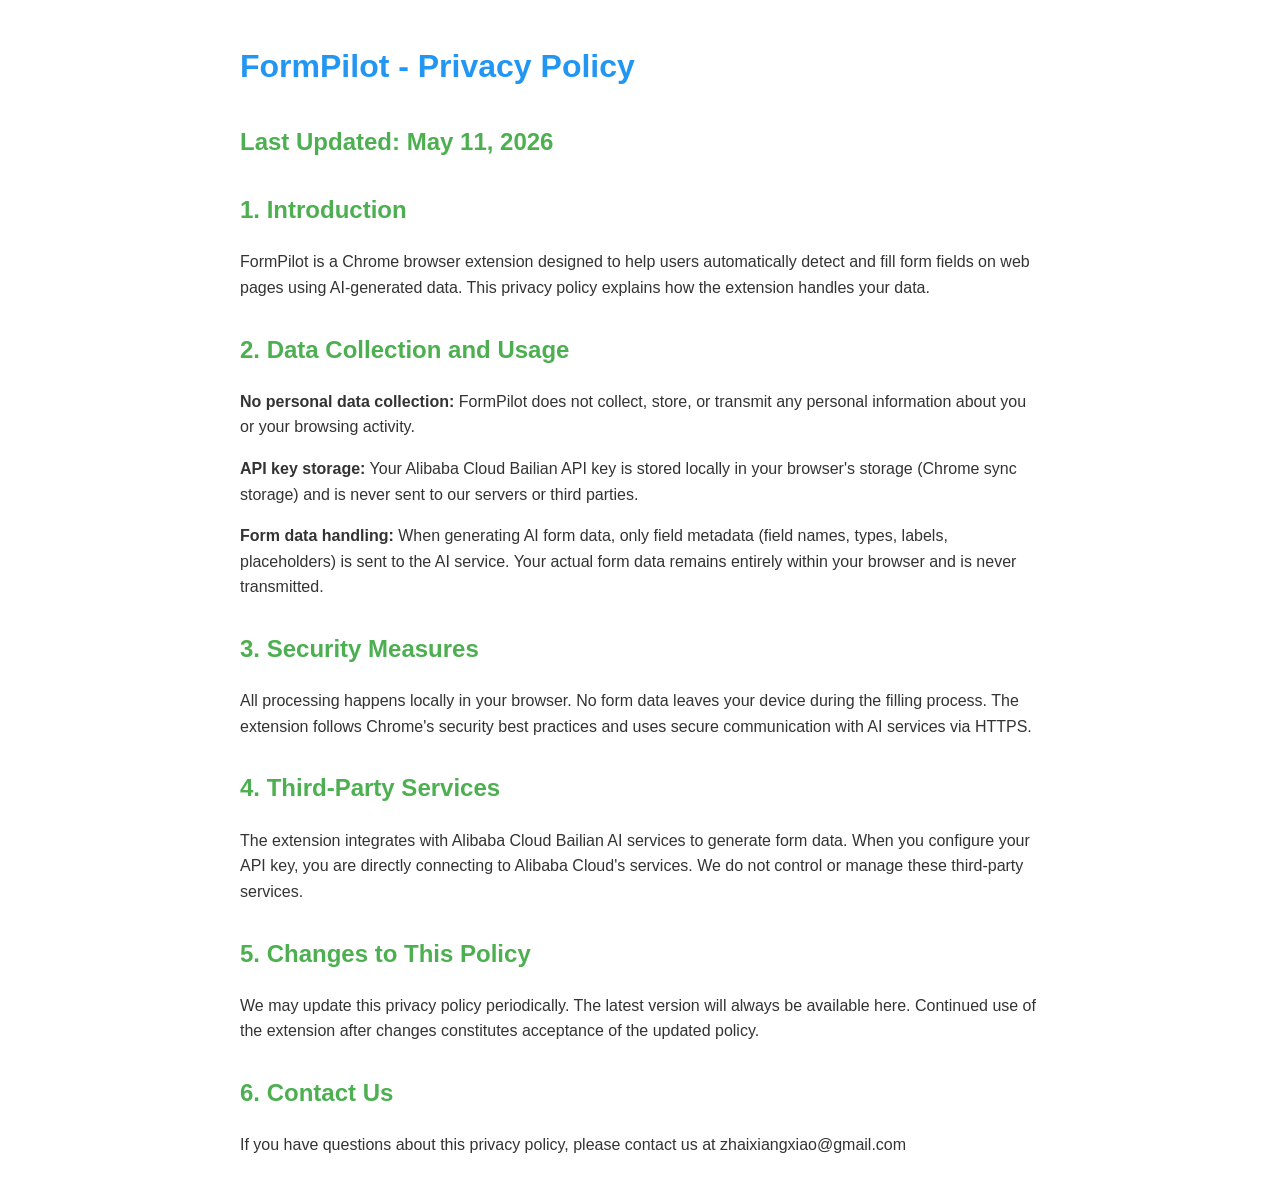
<file: docs/index.html>
<!DOCTYPE html>
<html lang="en">
<head>
  <meta charset="UTF-8">
  <meta name="viewport" content="width=device-width, initial-scale=1.0">
  <title>FormPilot - Privacy Policy</title>
  <style>
    body {
      font-family: -apple-system, BlinkMacSystemFont, 'Segoe UI', Roboto, sans-serif;
      line-height: 1.6;
      max-width: 800px;
      margin: 0 auto;
      padding: 20px;
      color: #333;
    }
    h1 { color: #2196F3; }
    h2 { color: #4CAF50; margin-top: 30px; }
    .section { margin-bottom: 20px; }
  </style>
</head>
<body>
  <h1>FormPilot - Privacy Policy</h1>
  
  <div class="section">
    <h2>Last Updated: May 11, 2026</h2>
  </div>
  
  <div class="section">
    <h2>1. Introduction</h2>
    <p>FormPilot is a Chrome browser extension designed to help users automatically detect and fill form fields on web pages using AI-generated data. This privacy policy explains how the extension handles your data.</p>
  </div>
  
  <div class="section">
    <h2>2. Data Collection and Usage</h2>
    <p><strong>No personal data collection:</strong> FormPilot does not collect, store, or transmit any personal information about you or your browsing activity.</p>
    
    <p><strong>API key storage:</strong> Your Alibaba Cloud Bailian API key is stored locally in your browser's storage (Chrome sync storage) and is never sent to our servers or third parties.</p>
    
    <p><strong>Form data handling:</strong> When generating AI form data, only field metadata (field names, types, labels, placeholders) is sent to the AI service. Your actual form data remains entirely within your browser and is never transmitted.</p>
  </div>
  
  <div class="section">
    <h2>3. Security Measures</h2>
    <p>All processing happens locally in your browser. No form data leaves your device during the filling process. The extension follows Chrome's security best practices and uses secure communication with AI services via HTTPS.</p>
  </div>
  
  <div class="section">
    <h2>4. Third-Party Services</h2>
    <p>The extension integrates with Alibaba Cloud Bailian AI services to generate form data. When you configure your API key, you are directly connecting to Alibaba Cloud's services. We do not control or manage these third-party services.</p>
  </div>
  
  <div class="section">
    <h2>5. Changes to This Policy</h2>
    <p>We may update this privacy policy periodically. The latest version will always be available here. Continued use of the extension after changes constitutes acceptance of the updated policy.</p>
  </div>
  
  <div class="section">
    <h2>6. Contact Us</h2>
    <p>If you have questions about this privacy policy, please contact us at zhaixiangxiao@gmail.com</p>
  </div>
</body>
</html>
</file>
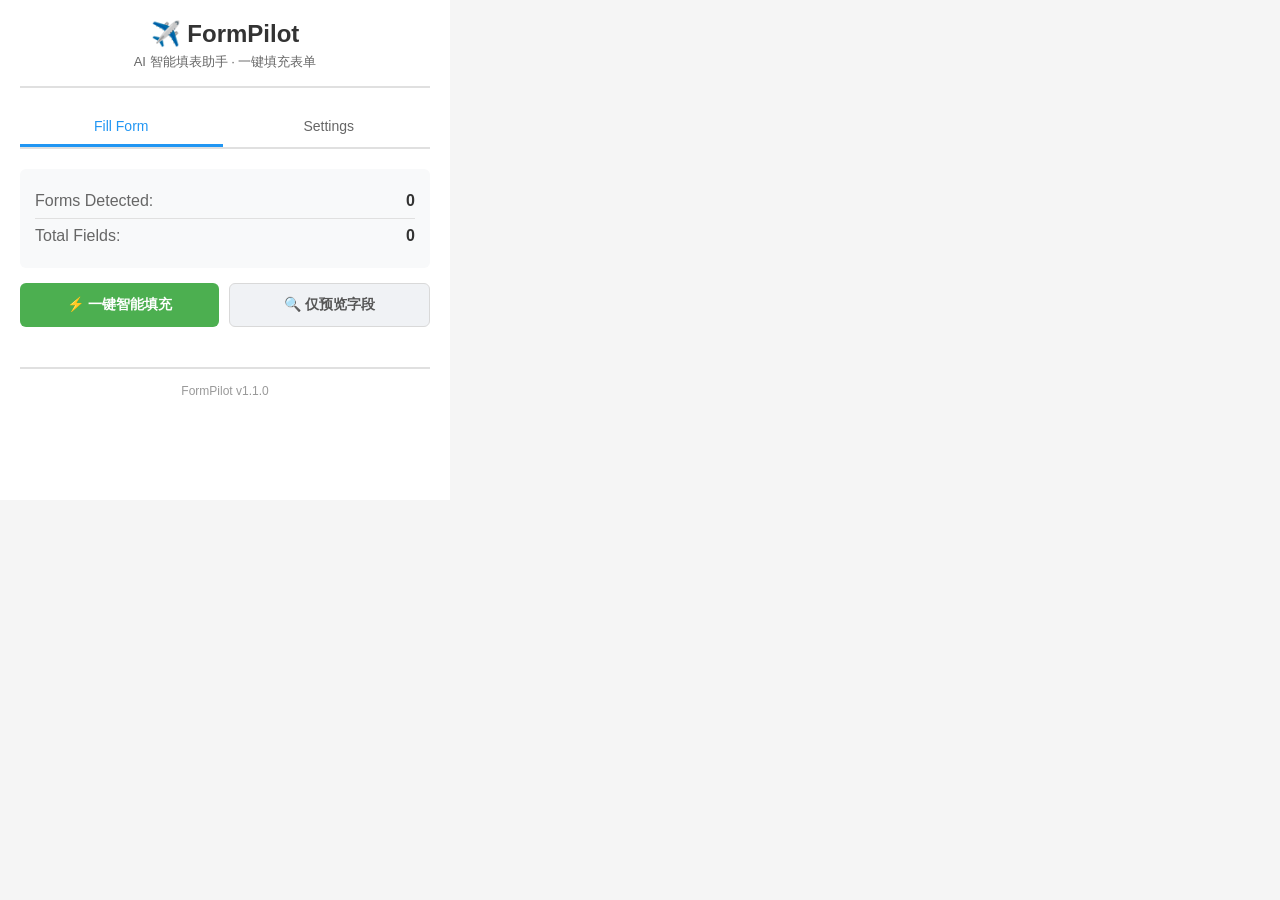
<file: popup.html>
<!DOCTYPE html>
<html lang="en">
<head>
  <meta charset="UTF-8">
  <meta name="viewport" content="width=device-width, initial-scale=1.0">
  <title>FormPilot</title>
  <link rel="stylesheet" href="popup.css">
</head>
<body>
  <div class="container">
    <header>
      <h1>✈️ FormPilot</h1>
      <p class="subtitle">AI 智能填表助手 · 一键填充表单</p>
    </header>

    <div class="tabs">
      <button class="tab-btn active" data-tab="fill">Fill Form</button>
      <button class="tab-btn" data-tab="settings">Settings</button>
    </div>

    <!-- Fill Form Tab -->
    <div id="fill-tab" class="tab-content active">
      <div id="status-message" class="status-message"></div>
      
      <div class="form-info">
        <div class="info-item">
          <span class="label">Forms Detected:</span>
          <span id="forms-count" class="value">0</span>
        </div>
        <div class="info-item">
          <span class="label">Total Fields:</span>
          <span id="fields-count" class="value">0</span>
        </div>
      </div>

      <div class="actions">
        <button id="smart-btn" class="btn btn-success">
          ⚡ 一键智能填充
        </button>
        <button id="detect-btn" class="btn btn-secondary">
          🔍 仅预览字段
        </button>
      </div>
      <div class="actions">
        <button id="undo-btn" class="btn btn-secondary" style="display: none;">
          ↩️ 撤销上次填充
        </button>
      </div>

      <div id="report-section" class="report-section" style="display: none;">
        <h3>📋 填充报告</h3>
        <div id="report-content"></div>
      </div>

      <div id="preview-section" class="preview-section" style="display: none;">
        <h3>Field Preview</h3>
        <div id="fields-preview" class="fields-preview"></div>
      </div>
    </div>

    <!-- Settings Tab -->
    <div id="settings-tab" class="tab-content">
      <form id="settings-form">
        <div class="form-group">
          <label for="api-key">API Key *</label>
          <input type="password" id="api-key" placeholder="Enter your Alibaba Cloud Bailian API key" required>
          <small>Your API key is stored locally and never sent to third parties</small>
        </div>

        <div class="form-group">
          <label for="api-url">API URL</label>
          <input type="url" id="api-url" placeholder="https://dashscope.aliyuncs.com/compatible-mode/v1/chat/completions">
        </div>

        <div class="form-group">
          <label for="model">AI Model</label>
          <select id="model">
            <option value="qwen-turbo">Qwen-Turbo (Fast)</option>
            <option value="qwen-plus" selected>Qwen-Plus (Balanced)</option>
            <option value="qwen-max">Qwen-Max (Best Quality)</option>
          </select>
        </div>

        <div class="form-group">
          <label for="language">Language</label>
          <select id="language">
            <option value="en">English</option>
            <option value="zh">Chinese</option>
            <option value="ja">Japanese</option>
            <option value="ko">Korean</option>
            <option value="es">Spanish</option>
            <option value="fr">French</option>
          </select>
        </div>

        <div class="form-group">
          <label class="checkbox-label">
            <input type="checkbox" id="auto-fill">
            <span>Auto-fill on page load (when forms detected)</span>
          </label>
        </div>

        <div class="form-actions">
          <button type="submit" class="btn btn-primary">💾 Save Settings</button>
        </div>
      </form>
    </div>

    <footer>
      <p class="footer-text">FormPilot v1.1.0</p>
    </footer>
  </div>

  <script src="popup.js"></script>
</body>
</html>
</file>
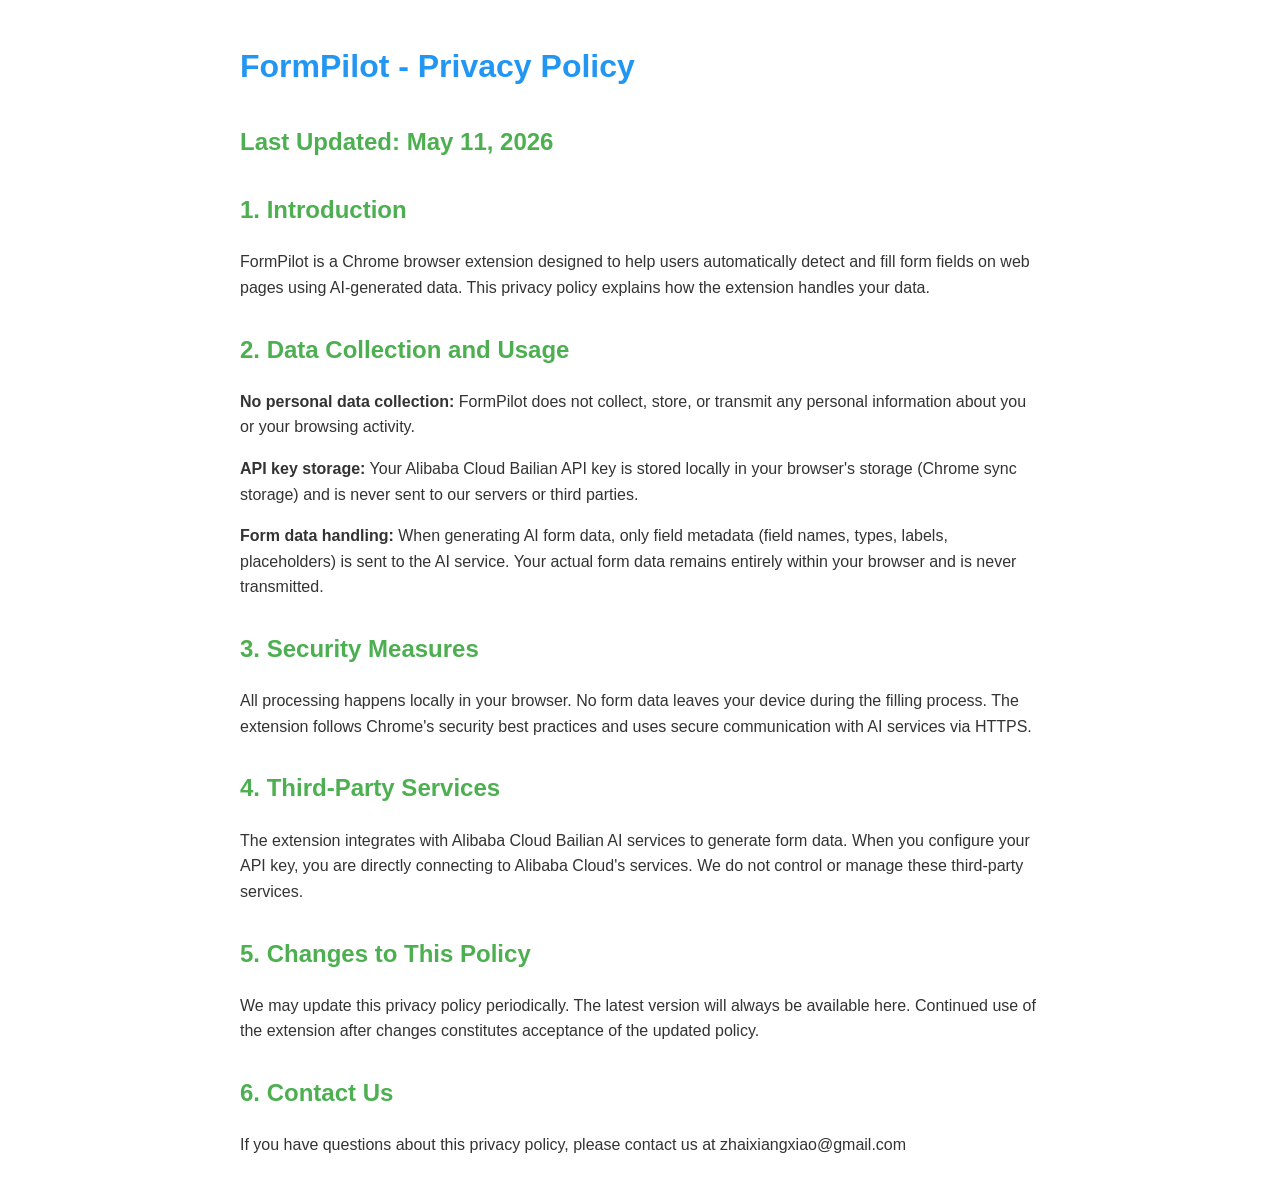
<file: privacy-policy.html>
<!DOCTYPE html>
<html lang="en">
<head>
  <meta charset="UTF-8">
  <meta name="viewport" content="width=device-width, initial-scale=1.0">
  <title>FormPilot - Privacy Policy</title>
  <style>
    body {
      font-family: -apple-system, BlinkMacSystemFont, 'Segoe UI', Roboto, sans-serif;
      line-height: 1.6;
      max-width: 800px;
      margin: 0 auto;
      padding: 20px;
      color: #333;
    }
    h1 { color: #2196F3; }
    h2 { color: #4CAF50; margin-top: 30px; }
    .section { margin-bottom: 20px; }
  </style>
</head>
<body>
  <h1>FormPilot - Privacy Policy</h1>
  
  <div class="section">
    <h2>Last Updated: May 11, 2026</h2>
  </div>
  
  <div class="section">
    <h2>1. Introduction</h2>
    <p>FormPilot is a Chrome browser extension designed to help users automatically detect and fill form fields on web pages using AI-generated data. This privacy policy explains how the extension handles your data.</p>
  </div>
  
  <div class="section">
    <h2>2. Data Collection and Usage</h2>
    <p><strong>No personal data collection:</strong> FormPilot does not collect, store, or transmit any personal information about you or your browsing activity.</p>
    
    <p><strong>API key storage:</strong> Your Alibaba Cloud Bailian API key is stored locally in your browser's storage (Chrome sync storage) and is never sent to our servers or third parties.</p>
    
    <p><strong>Form data handling:</strong> When generating AI form data, only field metadata (field names, types, labels, placeholders) is sent to the AI service. Your actual form data remains entirely within your browser and is never transmitted.</p>
  </div>
  
  <div class="section">
    <h2>3. Security Measures</h2>
    <p>All processing happens locally in your browser. No form data leaves your device during the filling process. The extension follows Chrome's security best practices and uses secure communication with AI services via HTTPS.</p>
  </div>
  
  <div class="section">
    <h2>4. Third-Party Services</h2>
    <p>The extension integrates with Alibaba Cloud Bailian AI services to generate form data. When you configure your API key, you are directly connecting to Alibaba Cloud's services. We do not control or manage these third-party services.</p>
  </div>
  
  <div class="section">
    <h2>5. Changes to This Policy</h2>
    <p>We may update this privacy policy periodically. The latest version will always be available here. Continued use of the extension after changes constitutes acceptance of the updated policy.</p>
  </div>
  
  <div class="section">
    <h2>6. Contact Us</h2>
    <p>If you have questions about this privacy policy, please contact us at zhaixiangxiao@gmail.com</p>
  </div>
</body>
</html>
</file>
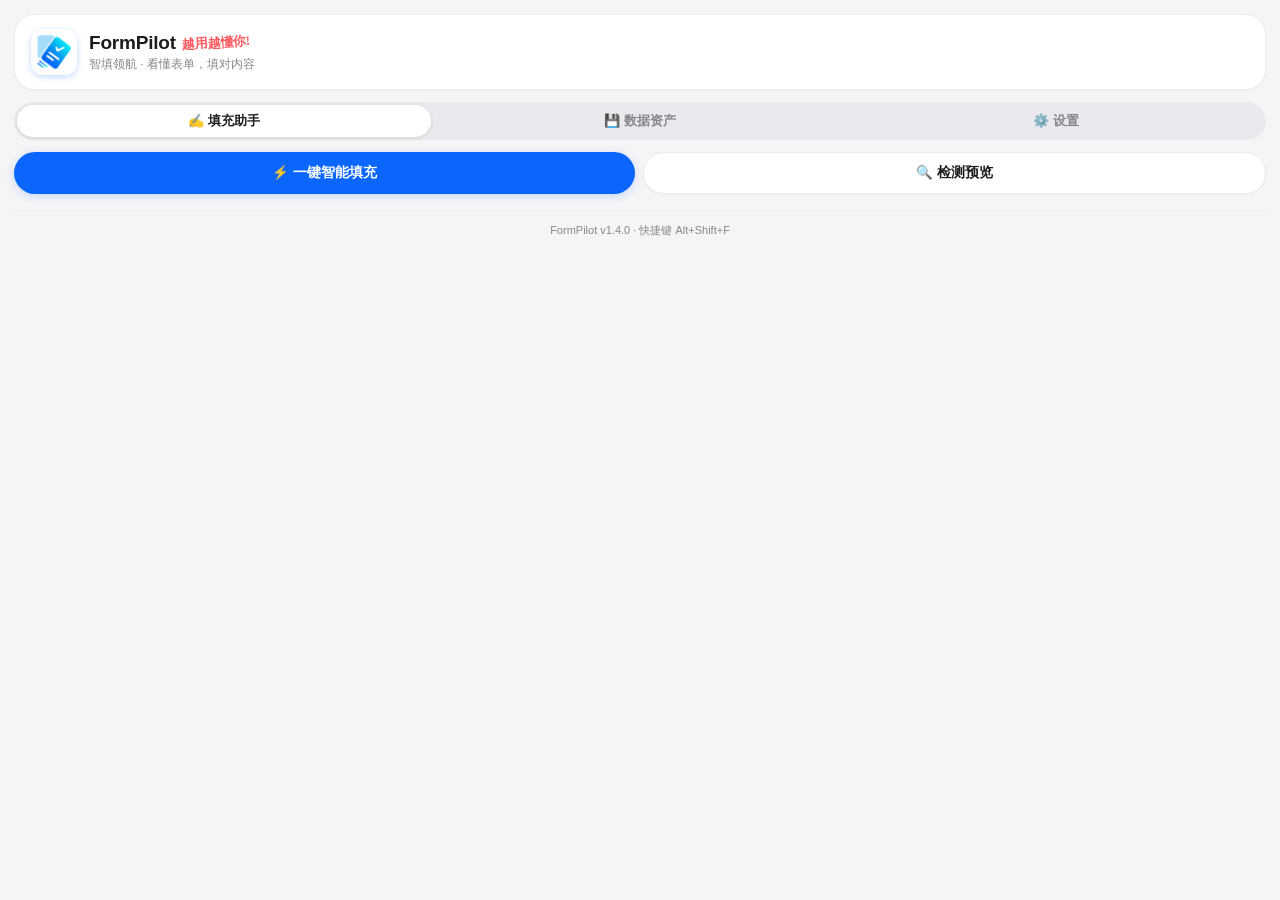
<file: sidepanel.html>
<!DOCTYPE html>
<html lang="zh-CN">
<head>
  <meta charset="UTF-8">
  <meta name="viewport" content="width=device-width, initial-scale=1.0">
  <title>FormPilot</title>
  <link rel="stylesheet" href="sidepanel.css">
</head>
<body>
  <div class="container">
    <header class="hero">
      <div class="hero-badge">
        <img class="logo" src="icons/icon48.png" alt="FormPilot logo">
      </div>
      <div class="hero-text">
        <h1>FormPilot<span class="hand">越用越懂你!</span></h1>
        <p class="subtitle">智填领航 · 看懂表单，填对内容</p>
      </div>
    </header>

    <div class="tabs">
      <button id="tab-fill" class="tab-btn active">✍️ 填充助手</button>
      <button id="tab-assets" class="tab-btn">💾 数据资产</button>
      <button id="tab-settings" class="tab-btn">⚙️ 设置</button>
    </div>

    <!-- ============ Tab 1: fill assistant ============ -->
    <div id="fill-tab" class="tab-content active">
      <div id="status-message" class="status-message"></div>

      <!-- Site template banner -->
      <div id="template-banner" class="template-banner" style="display: none;">
        <span id="template-banner-text">⭐ 该站点已保存填充模板，将优先使用</span>
      </div>

      <!-- Multi-step form banner -->
      <div id="step-banner" class="step-banner" style="display: none;">
        <span>📄 检测到页面出现新字段（可能切换了步骤）</span>
        <button id="step-fill-btn" class="btn-mini primary">继续填充</button>
      </div>

      <div class="actions">
        <button id="smart-btn" class="btn btn-success">⚡ 一键智能填充</button>
        <button id="detect-btn" class="btn btn-secondary">🔍 检测预览</button>
        <button id="batch-btn" class="btn btn-secondary" style="display: none;">🚀 批量填充</button>
      </div>

      <!-- Field editor: preview, edit, regenerate, then fill -->
      <div id="editor-section" class="editor-section" style="display: none;">
        <div class="editor-header">
          <h3>📝 字段预览与编辑</h3>
          <div class="editor-actions">
            <button id="generate-btn" class="btn-mini primary">🧠 生成内容</button>
            <button id="fill-btn" class="btn-mini success" disabled>✍️ 填入页面</button>
          </div>
        </div>
        <div id="field-editor" class="field-editor"></div>
      </div>

      <!-- Fill report -->
      <div id="report-section" class="report-section" style="display: none;">
        <h3>📋 填充报告</h3>
        <div id="report-content"></div>
        <div class="report-actions">
          <button id="save-template-btn" class="btn btn-secondary" style="display: none;">⭐ 存为本站模板</button>
          <button id="undo-btn" class="btn btn-secondary" style="display: none;">↩️ 撤销上次填充</button>
        </div>
        <!-- Correction learning banner -->
        <div id="learn-banner" class="learn-banner" style="display: none;">
          <span id="learn-banner-text">✏️ 检测到您手动修正了部分内容</span>
          <button id="learn-save-btn" class="btn-mini primary">记住偏好</button>
          <button id="learn-dismiss-btn" class="btn-mini">忽略</button>
        </div>
      </div>
    </div>

    <!-- ============ Tab 2: data assets ============ -->
    <div id="assets-tab" class="tab-content">

      <section class="asset-section">
        <div class="asset-header">
          <h3>🎭 数字人设</h3>
          <div class="asset-actions">
            <button id="persona-add-real" class="btn-mini primary">+ 真实档案</button>
            <button id="persona-add-random" class="btn-mini">+ 随机身份</button>
          </div>
        </div>
        <p class="asset-hint">启用后，所有表单将围绕同一个人设生成，邮箱/电话/姓名前后一致。</p>
        <div id="persona-list" class="asset-list"></div>
        <div id="persona-form" class="asset-form" style="display: none;">
          <input id="pf-name" placeholder="档案名称（如：我的工作档案）">
          <input id="pf-realname" placeholder="姓名">
          <input id="pf-phone" placeholder="手机号">
          <input id="pf-email" placeholder="邮箱">
          <input id="pf-company" placeholder="公司">
          <input id="pf-address" placeholder="地址">
          <input id="pf-city" placeholder="城市">
          <input id="pf-username" placeholder="用户名">
          <div class="asset-form-actions">
            <button id="persona-save" class="btn-mini primary">保存</button>
            <button id="persona-cancel" class="btn-mini">取消</button>
          </div>
        </div>
      </section>

      <section class="asset-section">
        <div class="asset-header">
          <h3>⭐ 站点模板</h3>
        </div>
        <p class="asset-hint">填充成功后可"存为本站模板"，下次同站一键复用，无需 AI。</p>
        <div id="template-list" class="asset-list"></div>
      </section>

      <section class="asset-section">
        <div class="asset-header">
          <h3>🛠️ 自定义规则</h3>
        </div>
        <div class="asset-form" id="rule-form">
          <div class="rule-row">
            <select id="rf-match-type">
              <option value="semantic">按语义</option>
              <option value="name">按字段名</option>
              <option value="label">按标签文字</option>
            </select>
            <select id="rf-semantic" style="display: none;"></select>
            <input id="rf-match-value" placeholder="匹配值（如 phone / contact / 联系）">
          </div>
          <input id="rf-value" placeholder="固定填充值">
          <div class="rule-row">
            <select id="rf-scope">
              <option value="global">全局生效</option>
              <option value="domain">仅当前站点</option>
            </select>
            <button id="rule-save" class="btn-mini primary">+ 添加规则</button>
          </div>
        </div>
        <div id="rule-list" class="asset-list"></div>
      </section>

      <section class="asset-section">
        <div class="asset-header">
          <h3>📦 备份与团队共享</h3>
        </div>
        <p class="asset-hint">导出 JSON 用于跨设备备份全量资产；分享码仅含模板与规则（不含人设隐私），可发给团队成员粘贴导入。</p>
        <div class="asset-actions io-actions">
          <button id="export-btn" class="btn-mini primary">⬇️ 导出 JSON</button>
          <button id="import-btn" class="btn-mini">⬆️ 导入 JSON</button>
          <button id="share-gen-btn" class="btn-mini">🔗 生成分享码</button>
          <button id="share-open-btn" class="btn-mini">📥 粘贴分享码</button>
        </div>
        <input type="file" id="import-file" accept=".json,application/json" style="display: none;">
        <textarea id="share-box" class="share-box" style="display: none;" placeholder="分享码将显示在此（可复制）；导入时粘贴团队分享码"></textarea>
        <div id="share-import-actions" class="asset-form-actions" style="display: none;">
          <button id="share-import-btn" class="btn-mini primary">导入分享码</button>
          <button id="share-cancel-btn" class="btn-mini">取消</button>
        </div>
      </section>

    </div>

    <!-- ============ Tab 3: settings ============ -->
    <div id="settings-tab" class="tab-content">
      <section class="asset-section">
        <div class="asset-header">
          <h3>🔑 大模型 API</h3>
        </div>
        <p class="asset-hint">AI 仅用于生成开放型字段（自我介绍、描述、长文等）；邮箱/电话/日期等结构化字段由本地规则引擎生成，不消耗额度。Key 仅存于本机浏览器。</p>
        <div class="asset-form">
          <input id="set-api-key" type="password" placeholder="阿里云百炼 API Key（sk-...）" autocomplete="off">
          <select id="set-model">
            <option value="qwen-plus">qwen-plus（均衡推荐）</option>
            <option value="qwen-turbo">qwen-turbo（更快更省）</option>
            <option value="qwen-max">qwen-max（最强效果）</option>
          </select>
          <input id="set-api-url" placeholder="API URL（使用其他兼容服务时修改）">
          <div class="rule-row">
            <select id="set-language">
              <option value="zh">生成中文内容</option>
              <option value="en">生成英文内容</option>
            </select>
            <select id="set-autofill">
              <option value="0">先预览再填充</option>
              <option value="1">检测后自动填充</option>
            </select>
          </div>
          <div class="asset-form-actions">
            <button id="settings-save" class="btn-mini primary">保存设置</button>
          </div>
        </div>
      </section>
    </div>

    <footer>
      <p class="footer-text">FormPilot v1.4.0 · 快捷键 Alt+Shift+F</p>
    </footer>
  </div>

  <script src="sidepanel.js"></script>
</body>
</html>
</file>
<file: popup.css>
* {
  margin: 0;
  padding: 0;
  box-sizing: border-box;
}

body {
  font-family: -apple-system, BlinkMacSystemFont, 'Segoe UI', Roboto, Oxygen, Ubuntu, Cantarell, sans-serif;
  background: #f5f5f5;
  min-width: 400px;
  min-height: 500px;
}

.container {
  background: white;
  padding: 20px;
  max-width: 450px;
  min-height: 500px;
}

header {
  text-align: center;
  margin-bottom: 20px;
  padding-bottom: 15px;
  border-bottom: 2px solid #e0e0e0;
}

header h1 {
  font-size: 24px;
  color: #333;
  margin-bottom: 5px;
}

.subtitle {
  color: #666;
  font-size: 13px;
}

/* Tabs */
.tabs {
  display: flex;
  gap: 5px;
  margin-bottom: 20px;
  border-bottom: 2px solid #e0e0e0;
}

.tab-btn {
  flex: 1;
  padding: 10px;
  background: none;
  border: none;
  border-bottom: 3px solid transparent;
  cursor: pointer;
  font-size: 14px;
  font-weight: 500;
  color: #666;
  transition: all 0.3s;
}

.tab-btn:hover {
  color: #2196F3;
  background: #f0f8ff;
}

.tab-btn.active {
  color: #2196F3;
  border-bottom-color: #2196F3;
}

.tab-content {
  display: none;
}

.tab-content.active {
  display: block;
}

/* Status Message */
.status-message {
  padding: 10px;
  margin-bottom: 15px;
  border-radius: 4px;
  display: none;
  font-size: 13px;
}

.status-message.show {
  display: block;
}

.status-message.info {
  background: #e3f2fd;
  color: #1976d2;
  border-left: 4px solid #1976d2;
}

.status-message.success {
  background: #e8f5e9;
  color: #388e3c;
  border-left: 4px solid #388e3c;
}

.status-message.error {
  background: #ffebee;
  color: #d32f2f;
  border-left: 4px solid #d32f2f;
}

.status-message.loading {
  background: #fff3e0;
  color: #f57c00;
  border-left: 4px solid #f57c00;
}

/* Form Info */
.form-info {
  background: #f8f9fa;
  padding: 15px;
  border-radius: 6px;
  margin-bottom: 15px;
}

.info-item {
  display: flex;
  justify-content: space-between;
  padding: 8px 0;
  border-bottom: 1px solid #e0e0e0;
}

.info-item:last-child {
  border-bottom: none;
}

.info-item .label {
  color: #666;
  font-weight: 500;
}

.info-item .value {
  color: #333;
  font-weight: 600;
}

/* Actions */
.actions {
  display: flex;
  gap: 10px;
  margin-bottom: 20px;
}

.btn {
  flex: 1;
  padding: 12px 20px;
  border: none;
  border-radius: 6px;
  font-size: 14px;
  font-weight: 600;
  cursor: pointer;
  transition: all 0.3s;
  display: flex;
  align-items: center;
  justify-content: center;
  gap: 8px;
}

.btn:disabled {
  opacity: 0.5;
  cursor: not-allowed;
}

.btn-primary {
  background: #2196F3;
  color: white;
}

.btn-primary:hover:not(:disabled) {
  background: #1976D2;
  transform: translateY(-1px);
  box-shadow: 0 4px 8px rgba(33, 150, 243, 0.3);
}

.btn-success {
  background: #4CAF50;
  color: white;
}

.btn-success:hover:not(:disabled) {
  background: #388E3C;
  transform: translateY(-1px);
  box-shadow: 0 4px 8px rgba(76, 175, 80, 0.3);
}

.btn-secondary {
  background: #f0f2f5;
  color: #555;
  border: 1px solid #d9d9d9;
}

.btn-secondary:hover:not(:disabled) {
  background: #e4e7eb;
  color: #333;
}

/* Fill Report */
.report-section {
  margin-top: 15px;
  padding: 15px;
  background: #fafafa;
  border-radius: 6px;
  border: 1px solid #e0e0e0;
}

.report-section h3 {
  font-size: 14px;
  color: #333;
  margin-bottom: 10px;
}

.report-summary {
  padding: 8px 12px;
  border-radius: 4px;
  font-size: 13px;
  font-weight: 600;
  margin-bottom: 10px;
}

.report-summary.ok {
  background: #e8f5e9;
  color: #388e3c;
}

.report-summary.warn {
  background: #fff3e0;
  color: #f57c00;
}

.report-group-title {
  font-size: 12px;
  font-weight: 600;
  color: #666;
  margin: 10px 0 6px;
}

.report-item {
  background: white;
  padding: 8px 12px;
  border-radius: 4px;
  border-left: 4px solid #ccc;
  margin-bottom: 6px;
  font-size: 12px;
  line-height: 1.5;
}

.report-item.invalid {
  border-left-color: #d32f2f;
}

.report-item.muted {
  color: #888;
}

.report-field-name {
  font-weight: 600;
  color: #333;
}

.report-field-msg {
  color: #d32f2f;
}

/* Preview Section */
.preview-section {
  margin-top: 20px;
  padding-top: 20px;
  border-top: 2px solid #e0e0e0;
}

.preview-section h3 {
  font-size: 16px;
  color: #333;
  margin-bottom: 15px;
}

.fields-preview {
  max-height: 300px;
  overflow-y: auto;
}

.field-item {
  background: #f8f9fa;
  padding: 12px;
  margin-bottom: 10px;
  border-radius: 6px;
  border-left: 4px solid #2196F3;
}

.field-item .field-name {
  font-weight: 600;
  color: #333;
  margin-bottom: 5px;
}

.field-item .field-details {
  font-size: 12px;
  color: #666;
  line-height: 1.6;
}

.field-item .field-details span {
  display: inline-block;
  background: white;
  padding: 2px 8px;
  margin: 2px 4px 2px 0;
  border-radius: 3px;
  border: 1px solid #e0e0e0;
}

/* Settings Form */
.form-group {
  margin-bottom: 20px;
}

.form-group label {
  display: block;
  font-weight: 600;
  color: #333;
  margin-bottom: 8px;
  font-size: 14px;
}

.form-group input[type="text"],
.form-group input[type="password"],
.form-group input[type="url"],
.form-group select {
  width: 100%;
  padding: 10px 12px;
  border: 2px solid #e0e0e0;
  border-radius: 6px;
  font-size: 14px;
  transition: border-color 0.3s;
}

.form-group input:focus,
.form-group select:focus {
  outline: none;
  border-color: #2196F3;
}

.form-group small {
  display: block;
  margin-top: 5px;
  color: #999;
  font-size: 12px;
}

.checkbox-label {
  display: flex;
  align-items: center;
  gap: 10px;
  cursor: pointer;
}

.checkbox-label input[type="checkbox"] {
  width: 18px;
  height: 18px;
  cursor: pointer;
}

.form-actions {
  margin-top: 25px;
}

/* Footer */
footer {
  margin-top: 20px;
  padding-top: 15px;
  border-top: 2px solid #e0e0e0;
  text-align: center;
}

.footer-text {
  color: #999;
  font-size: 12px;
}

/* Loading spinner */
@keyframes spin {
  0% { transform: rotate(0deg); }
  100% { transform: rotate(360deg); }
}

.loading-spinner {
  display: inline-block;
  width: 16px;
  height: 16px;
  border: 2px solid #ffffff;
  border-top-color: transparent;
  border-radius: 50%;
  animation: spin 0.8s linear infinite;
}

/* Scrollbar styling */
.fields-preview::-webkit-scrollbar {
  width: 8px;
}

.fields-preview::-webkit-scrollbar-track {
  background: #f1f1f1;
  border-radius: 4px;
}

.fields-preview::-webkit-scrollbar-thumb {
  background: #888;
  border-radius: 4px;
}

.fields-preview::-webkit-scrollbar-thumb:hover {
  background: #555;
}
</file>
<file: sidepanel.css>
/* ============================================================
   FormPilot design system v3 — soft UI (Apple-esque)
   Inspired by bonjour.bio/jobs-mapping:
   gray canvas #f5f5f7 · white 18px cards with hairline borders ·
   pill geometry everywhere · vivid blue #0a66ff with soft glow ·
   handwritten coral annotations as the playful signature
   ============================================================ */

:root {
  --bg: #f5f5f7;
  --card: #ffffff;
  --text: #1d1d1f;
  --muted: #86868b;
  --hairline: #ececf0;
  --field-line: #e3e3e8;
  --chip: #f2f2f7;
  --accent: #0a66ff;
  --accent-deep: #0059e6;
  --accent-soft: #eaf1ff;
  --cyan: #22d3ee;
  --coral: #ff5a5f;
  --ok: #2fa36b;
  --ok-soft: #eaf9f0;
  --warn: #b26a00;
  --warn-soft: #fff6e8;
  --err: #d92d20;
  --err-soft: #ffeceb;
  --font-body: -apple-system, BlinkMacSystemFont, 'SF Pro Text', 'Segoe UI', 'PingFang SC', 'Microsoft YaHei', sans-serif;
  --font-hand: 'Hannotate SC', 'Snell Roundhand', 'Segoe Script', 'Comic Sans MS', cursive;
  --r-card: 18px;
  --r-md: 12px;
  --r-sm: 10px;
  --glow: 0 2px 8px rgba(10, 102, 255, 0.22);
  --card-shadow: 0 1px 2px rgba(0, 0, 0, 0.03);
}

* { margin: 0; padding: 0; box-sizing: border-box; }

body {
  font-family: var(--font-body);
  background: var(--bg);
  min-width: 320px;
  color: var(--text);
  -webkit-font-smoothing: antialiased;
}

.container { padding: 14px; min-height: 100vh; }

:focus-visible {
  outline: 3px solid rgba(10, 102, 255, 0.35);
  outline-offset: 1px;
}

/* handwritten signature accent */
.hand {
  font-family: var(--font-hand);
  color: var(--coral);
  font-weight: 700;
}

/* ============ Hero header ============ */
header.hero {
  display: flex;
  align-items: center;
  gap: 12px;
  padding: 14px 16px;
  margin-bottom: 12px;
  background: var(--card);
  border: 1px solid var(--hairline);
  border-radius: 20px;
  box-shadow: var(--card-shadow);
}

.hero-badge { flex-shrink: 0; }

.hero-badge .logo {
  display: block;
  width: 46px;
  height: 46px;
  border-radius: 12px;
  box-shadow: 0 2px 6px rgba(10, 102, 255, 0.25);
}

.hero-text { min-width: 0; }

.hero-text h1 {
  font-size: 19px;
  font-weight: 800;
  letter-spacing: -0.2px;
  color: var(--text);
}

.hero-text h1 .hand {
  font-size: 13px;
  margin-left: 6px;
  display: inline-block;
  transform: rotate(-4deg) translateY(-2px);
}

.subtitle {
  margin-top: 2px;
  font-size: 12px;
  color: var(--muted);
}

/* ============ Status message ============ */
.status-message {
  padding: 10px 12px;
  margin-bottom: 12px;
  border-radius: var(--r-md);
  display: none;
  font-size: 12.5px;
  line-height: 1.5;
  font-weight: 500;
}

.status-message.show { display: block; }
.status-message.info    { background: var(--accent-soft); color: var(--accent-deep); }
.status-message.success { background: var(--ok-soft);     color: #1d7a4e; }
.status-message.error   { background: var(--err-soft);    color: var(--err); }
.status-message.loading { background: var(--warn-soft);   color: var(--warn); }

/* ============ Banners ============ */
.step-banner,
.template-banner {
  display: flex;
  align-items: center;
  justify-content: space-between;
  gap: 8px;
  background: var(--warn-soft);
  border-radius: var(--r-md);
  padding: 9px 12px;
  margin-bottom: 12px;
  font-size: 12px;
  font-weight: 500;
  color: var(--warn);
}

.learn-banner {
  display: flex;
  align-items: center;
  gap: 8px;
  margin-top: 10px;
  padding: 9px 12px;
  background: var(--ok-soft);
  border-radius: var(--r-md);
  font-size: 12px;
  font-weight: 500;
  color: #1d7a4e;
}

.learn-banner span { flex: 1; }

/* ============ Tabs (segmented pill control) ============ */
.tabs {
  display: flex;
  gap: 2px;
  margin-bottom: 12px;
  background: #e9e9ee;
  border-radius: 999px;
  padding: 3px;
}

.tab-btn {
  flex: 1;
  padding: 7px 0;
  border: none;
  border-radius: 999px;
  background: transparent;
  font-family: var(--font-body);
  font-size: 13px;
  font-weight: 600;
  color: var(--muted);
  cursor: pointer;
  transition: color 0.15s, background 0.15s, box-shadow 0.15s;
}

.tab-btn:hover { color: var(--text); }

.tab-btn.active {
  background: var(--card);
  color: var(--text);
  box-shadow: 0 1px 4px rgba(0, 0, 0, 0.10);
}

.tab-content { display: none; }
.tab-content.active { display: block; }

/* ============ Buttons (pill geometry) ============ */
.actions {
  display: flex;
  gap: 8px;
  margin-bottom: 14px;
}

.btn {
  flex: 1;
  padding: 11px 14px;
  border: none;
  border-radius: 999px;
  font-family: var(--font-body);
  font-size: 13.5px;
  font-weight: 700;
  cursor: pointer;
  transition: background 0.15s, box-shadow 0.15s, transform 0.06s;
}

.btn:active:not(:disabled) { transform: scale(0.98); }
.btn:disabled { opacity: 0.45; cursor: not-allowed; }

.btn-success {
  background: var(--accent);
  color: #fff;
  box-shadow: var(--glow);
}

.btn-success:hover:not(:disabled) { background: var(--accent-deep); }

.btn-secondary {
  background: var(--card);
  color: var(--text);
  border: 1px solid var(--hairline);
  box-shadow: var(--card-shadow);
}

.btn-secondary:hover:not(:disabled) { background: #fafafc; }

.btn-mini {
  padding: 6px 12px;
  border: none;
  border-radius: 999px;
  font-size: 12px;
  font-weight: 600;
  cursor: pointer;
  background: var(--chip);
  color: var(--text);
  transition: background 0.15s, transform 0.06s;
}

.btn-mini:hover:not(:disabled) { background: #e8e8ee; }
.btn-mini:active:not(:disabled) { transform: scale(0.97); }

.btn-mini.primary {
  background: var(--accent);
  color: #fff;
  box-shadow: var(--glow);
}

.btn-mini.primary:hover:not(:disabled) { background: var(--accent-deep); }

.btn-mini.success { background: var(--ok); color: #fff; }
.btn-mini.success:hover:not(:disabled) { background: #268a5a; }
.btn-mini:disabled { opacity: 0.45; cursor: not-allowed; }

/* ============ Editor section ============ */
.editor-section {
  margin-bottom: 14px;
  border: 1px solid var(--hairline);
  border-radius: var(--r-card);
  background: var(--card);
  box-shadow: var(--card-shadow);
  overflow: hidden;
}

.editor-header {
  display: flex;
  align-items: center;
  justify-content: space-between;
  flex-wrap: wrap;
  gap: 8px;
  padding: 10px 14px;
  border-bottom: 1px solid var(--hairline);
}

.editor-header h3,
.report-section h3,
.asset-header h3 {
  font-size: 13.5px;
  font-weight: 800;
  letter-spacing: -0.1px;
  color: var(--text);
}

.editor-actions { display: flex; gap: 6px; }

.field-editor {
  max-height: 420px;
  overflow-y: auto;
  padding: 10px 12px;
}

.field-card {
  background: #fafafc;
  border: 1px solid var(--hairline);
  border-radius: var(--r-md);
  padding: 9px 10px;
  margin-bottom: 8px;
  transition: border-color 0.15s, box-shadow 0.15s;
}

.field-card:focus-within {
  border-color: var(--accent);
  box-shadow: 0 0 0 3px rgba(10, 102, 255, 0.12);
  background: #fff;
}

.field-head {
  display: flex;
  align-items: center;
  gap: 6px;
  margin-bottom: 6px;
}

.field-label {
  font-size: 12px;
  font-weight: 700;
  color: var(--text);
  flex: 1;
  overflow: hidden;
  text-overflow: ellipsis;
  white-space: nowrap;
}

.field-label .required { color: var(--err); margin-left: 2px; }

.field-type {
  font-size: 10px;
  font-weight: 600;
  color: var(--muted);
  background: var(--chip);
  padding: 2px 8px;
  border-radius: 999px;
  white-space: nowrap;
}

.regen-btn {
  border: none;
  background: transparent;
  cursor: pointer;
  font-size: 13px;
  padding: 2px 5px;
  border-radius: 999px;
  transition: background 0.15s;
}

.regen-btn:hover { background: var(--accent-soft); }
.regen-btn:disabled { opacity: 0.4; cursor: wait; }

.field-value {
  width: 100%;
  padding: 7px 10px;
  border: 1px solid var(--field-line);
  border-radius: var(--r-sm);
  font-size: 12px;
  color: var(--text);
  background: #fff;
  transition: border-color 0.15s, box-shadow 0.15s;
}

.field-value:focus {
  outline: none;
  border-color: var(--accent);
  box-shadow: 0 0 0 3px rgba(10, 102, 255, 0.15);
}

textarea.field-value {
  resize: vertical;
  min-height: 52px;
  font-family: inherit;
}

/* ============ Report section ============ */
.report-section {
  margin-bottom: 14px;
  padding: 12px 14px;
  background: var(--card);
  border-radius: var(--r-card);
  border: 1px solid var(--hairline);
  box-shadow: var(--card-shadow);
}

.report-section h3 { margin-bottom: 8px; }

.report-summary {
  padding: 9px 12px;
  border-radius: var(--r-sm);
  font-size: 12px;
  font-weight: 700;
  margin-bottom: 8px;
}

.report-summary.ok   { background: var(--ok-soft);   color: #1d7a4e; }
.report-summary.warn { background: var(--warn-soft); color: var(--warn); }

.report-group-title {
  font-size: 12px;
  font-weight: 700;
  color: var(--muted);
  margin: 8px 0 5px;
}

.report-item {
  background: #fafafc;
  padding: 7px 10px;
  border-radius: var(--r-sm);
  border-left: 3px solid var(--field-line);
  margin-bottom: 5px;
  font-size: 12px;
  line-height: 1.5;
}

.report-item.invalid { border-left-color: var(--err); background: var(--err-soft); }
.report-item.muted { color: var(--muted); }

.report-field-name { font-weight: 700; color: var(--text); }
.report-field-msg { color: var(--err); }

.report-actions {
  display: flex;
  gap: 8px;
  margin-top: 10px;
}

.report-actions .btn { flex: 1; }

#undo-btn { width: 100%; margin-top: 8px; }

/* ============ Data assets ============ */
.asset-section {
  background: var(--card);
  border: 1px solid var(--hairline);
  border-radius: var(--r-card);
  padding: 12px 14px;
  margin-bottom: 12px;
  box-shadow: var(--card-shadow);
}

.asset-header {
  display: flex;
  align-items: center;
  justify-content: space-between;
  margin-bottom: 6px;
}

.asset-actions { display: flex; gap: 6px; }

.asset-hint {
  margin: 0 0 8px;
  font-size: 11px;
  color: var(--muted);
}

.asset-list { display: flex; flex-direction: column; gap: 6px; }

.asset-item {
  display: flex;
  align-items: center;
  gap: 8px;
  background: #fafafc;
  border: 1px solid var(--hairline);
  border-radius: var(--r-md);
  padding: 8px 10px;
  font-size: 12px;
  transition: border-color 0.15s, background 0.15s;
}

.asset-item .item-main { flex: 1; min-width: 0; }

.asset-item .item-title {
  font-weight: 700;
  color: var(--text);
  white-space: nowrap;
  overflow: hidden;
  text-overflow: ellipsis;
}

.asset-item .item-sub {
  color: var(--muted);
  font-size: 11px;
  white-space: nowrap;
  overflow: hidden;
  text-overflow: ellipsis;
}

.asset-item .item-actions { display: flex; gap: 4px; flex-shrink: 0; }

.asset-item.active-item {
  border-color: var(--accent);
  background: var(--accent-soft);
}

.asset-empty {
  color: var(--muted);
  font-size: 12px;
  text-align: center;
  padding: 8px 0;
}

.asset-form {
  display: flex;
  flex-direction: column;
  gap: 6px;
  margin-top: 8px;
}

.asset-form input,
.asset-form select {
  padding: 7px 10px;
  border: 1px solid var(--field-line);
  border-radius: var(--r-sm);
  font-size: 12px;
  color: var(--text);
  background: #fff;
  transition: border-color 0.15s, box-shadow 0.15s;
}

.asset-form input:focus,
.asset-form select:focus {
  outline: none;
  border-color: var(--accent);
  box-shadow: 0 0 0 3px rgba(10, 102, 255, 0.15);
}

.asset-form-actions { display: flex; gap: 6px; }

.rule-row { display: flex; gap: 6px; }
.rule-row > * { flex: 1; }

.badge {
  display: inline-block;
  padding: 2px 8px;
  border-radius: 999px;
  background: var(--chip);
  color: var(--muted);
  font-size: 10px;
  font-weight: 600;
  margin-left: 6px;
}

.badge.learned { background: var(--ok-soft); color: #1d7a4e; }

/* ============ P3: backup/share ============ */
.io-actions {
  flex-wrap: wrap;
  gap: 6px;
  margin-bottom: 8px;
}

.share-box {
  width: 100%;
  height: 80px;
  margin-top: 8px;
  padding: 8px 10px;
  border: 1px solid var(--field-line);
  border-radius: var(--r-sm);
  font-size: 10px;
  font-family: ui-monospace, SFMono-Regular, Menlo, monospace;
  color: var(--text);
  word-break: break-all;
  resize: vertical;
}

.share-box:focus {
  outline: none;
  border-color: var(--accent);
  box-shadow: 0 0 0 3px rgba(10, 102, 255, 0.15);
}

/* ============ Footer ============ */
footer {
  margin-top: 16px;
  padding-top: 12px;
  border-top: 1px solid var(--hairline);
  text-align: center;
}

.footer-text {
  color: var(--muted);
  font-size: 11px;
}

/* ============ Scrollbar ============ */
.field-editor::-webkit-scrollbar { width: 8px; }
.field-editor::-webkit-scrollbar-track { background: transparent; }
.field-editor::-webkit-scrollbar-thumb { background: #d8d8de; border-radius: 4px; }
.field-editor::-webkit-scrollbar-thumb:hover { background: #bfbfc7; }

@media (prefers-reduced-motion: reduce) {
  * { transition: none !important; }
}
</file>
